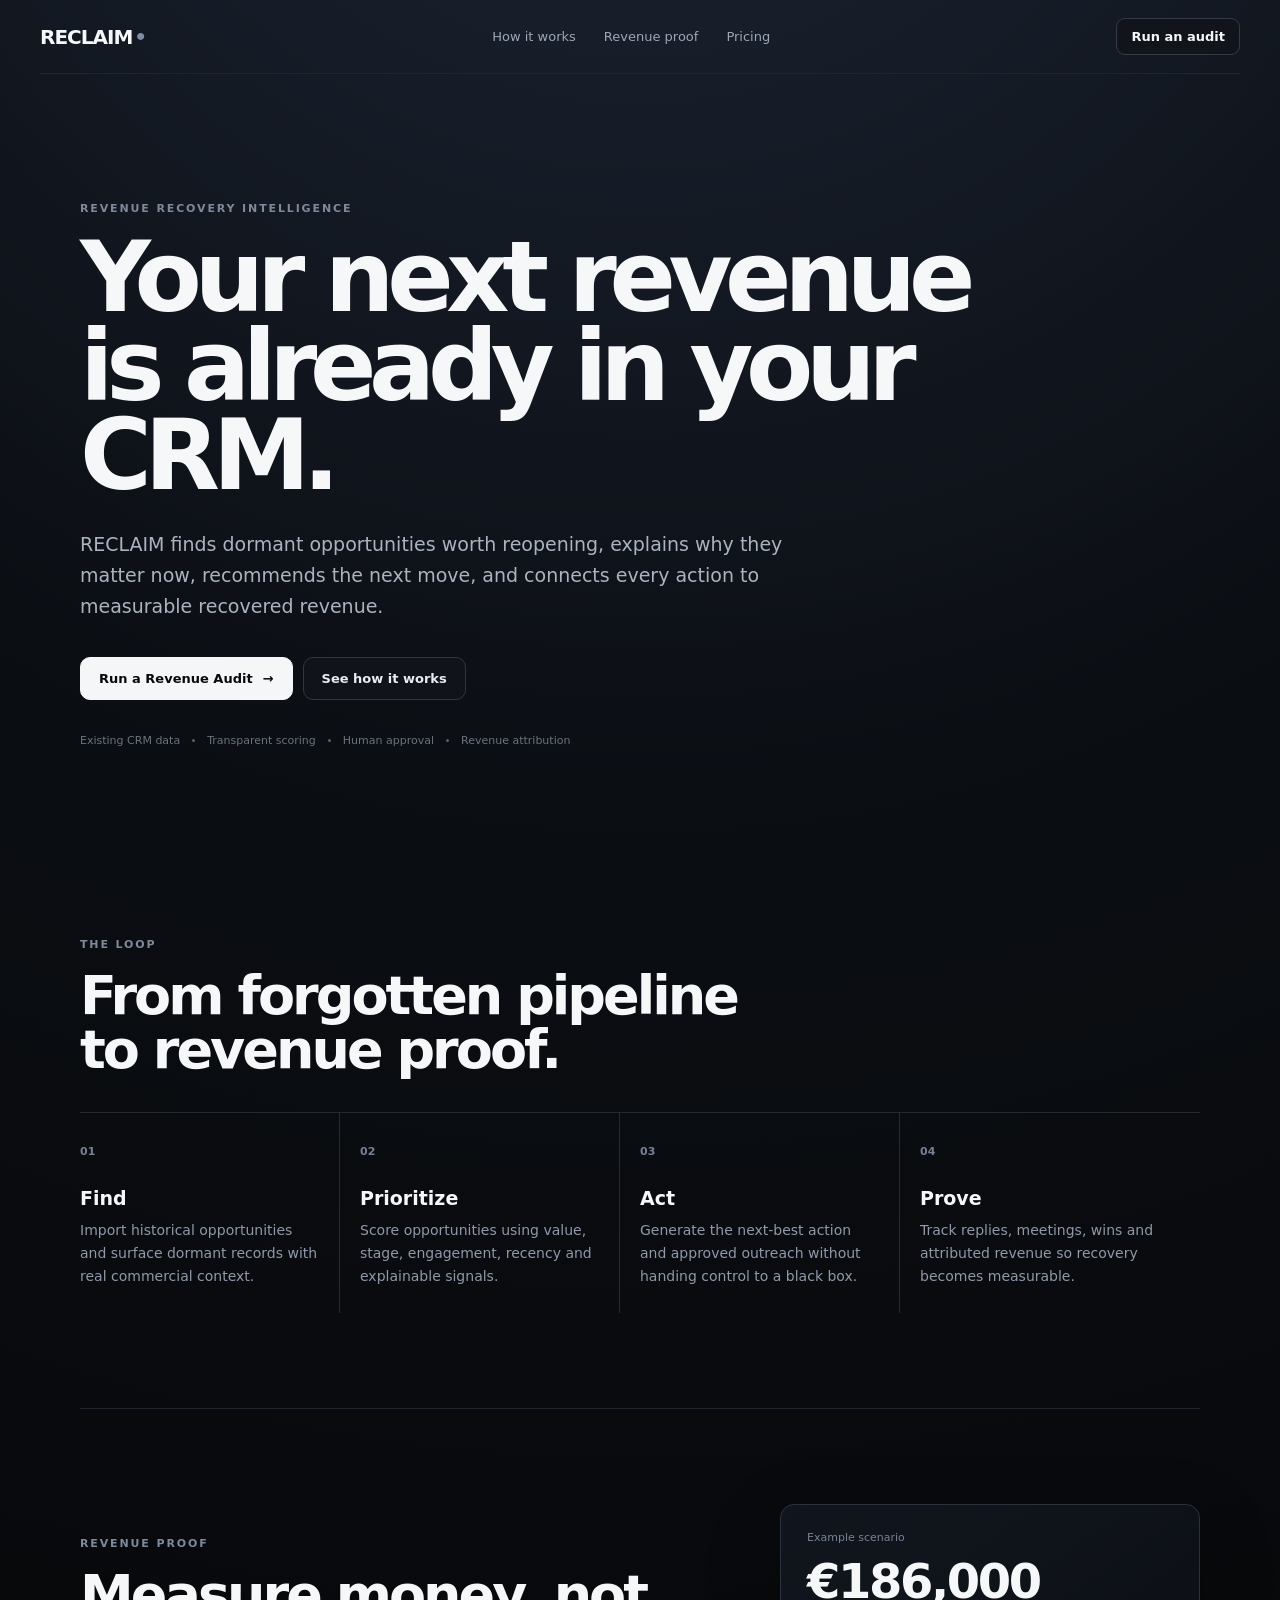
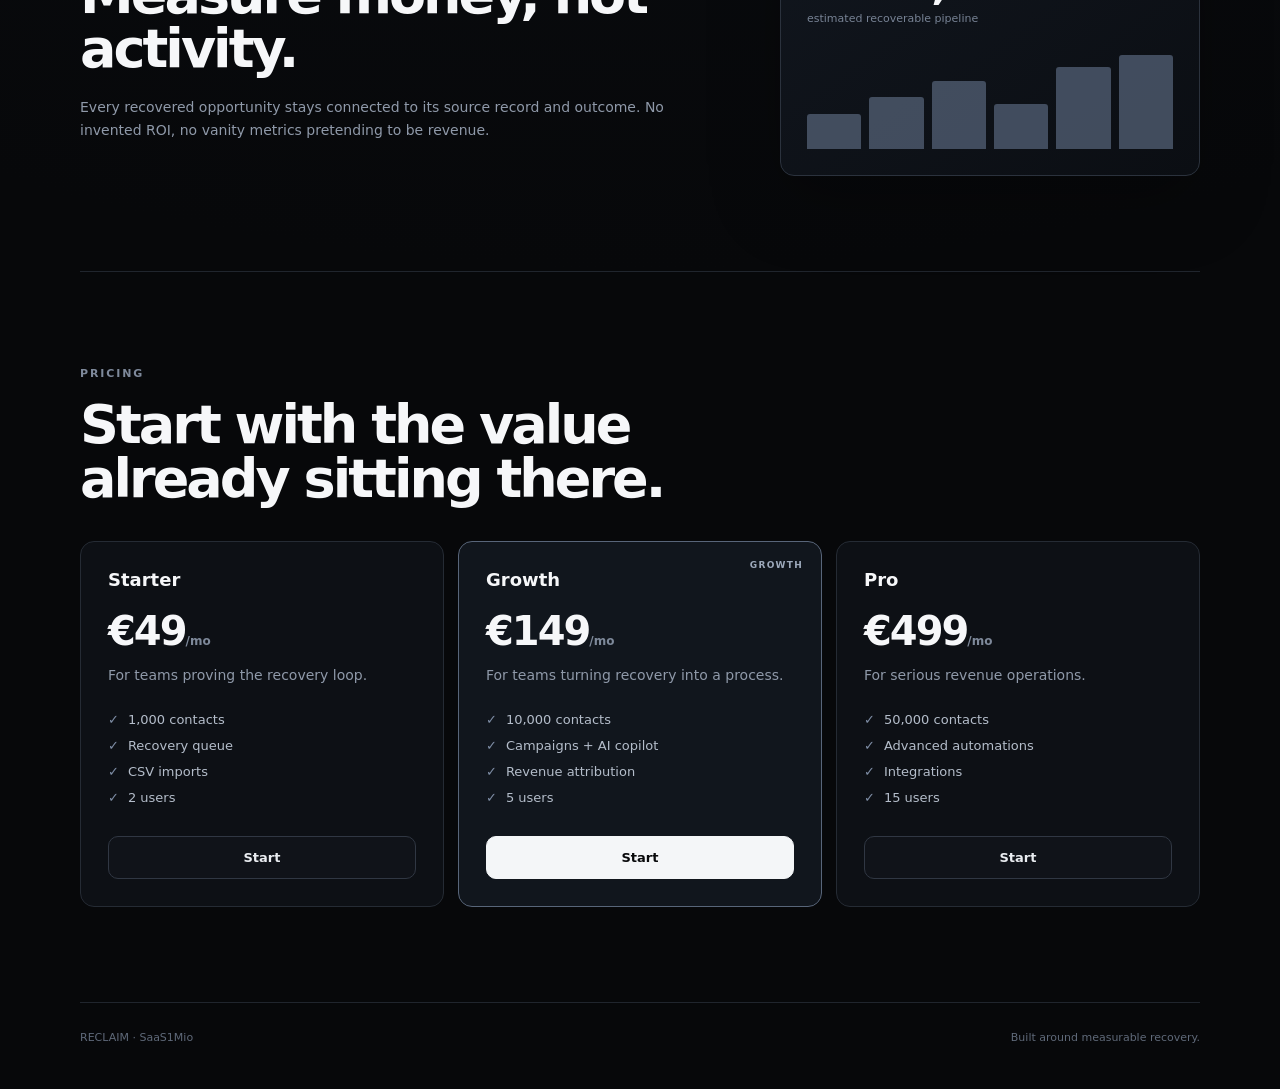
<file: index.html>
<!doctype html>
<html lang="en">
<head>
  <meta charset="UTF-8"><meta name="viewport" content="width=device-width,initial-scale=1"><meta name="description" content="RECLAIM revenue recovery intelligence for existing CRM data"><title>RECLAIM | Revenue Recovery Intelligence</title><link rel="stylesheet" href="./styles.css">
</head>
<body>
<header class="topbar"><a class="brand" href="./">RECLAIM<span>•</span></a><nav><a href="#how">How it works</a><a href="#proof">Revenue proof</a><a href="#pricing">Pricing</a></nav><a class="navcta" href="./app/">Run an audit</a></header>
<main>
<section class="hero wrap"><div class="eyebrow">REVENUE RECOVERY INTELLIGENCE</div><h1>Your next revenue is already in your CRM.</h1><p class="lead">RECLAIM finds dormant opportunities worth reopening, explains why they matter now, recommends the next move, and connects every action to measurable recovered revenue.</p><div class="hero-actions"><a class="button primary" href="./app/">Run a Revenue Audit <span>→</span></a><a class="button ghost" href="#how">See how it works</a></div><div class="trustline"><span>Existing CRM data</span><i></i><span>Transparent scoring</span><i></i><span>Human approval</span><i></i><span>Revenue attribution</span></div></section>
<section id="how" class="wrap section"><div class="section-head"><div class="eyebrow">THE LOOP</div><h2>From forgotten pipeline to revenue proof.</h2></div><div class="steps"><article><b>01</b><h3>Find</h3><p>Import historical opportunities and surface dormant records with real commercial context.</p></article><article><b>02</b><h3>Prioritize</h3><p>Score opportunities using value, stage, engagement, recency and explainable signals.</p></article><article><b>03</b><h3>Act</h3><p>Generate the next-best action and approved outreach without handing control to a black box.</p></article><article><b>04</b><h3>Prove</h3><p>Track replies, meetings, wins and attributed revenue so recovery becomes measurable.</p></article></div></section>
<section id="proof" class="wrap proof section"><div><div class="eyebrow">REVENUE PROOF</div><h2>Measure money, not activity.</h2><p>Every recovered opportunity stays connected to its source record and outcome. No invented ROI, no vanity metrics pretending to be revenue.</p></div><div class="proof-card"><span>Example scenario</span><strong>€186,000</strong><small>estimated recoverable pipeline</small><div class="mini-bars"><i style="height:35%"></i><i style="height:52%"></i><i style="height:68%"></i><i style="height:45%"></i><i style="height:82%"></i><i style="height:94%"></i></div></div></section>
<section id="pricing" class="wrap section"><div class="section-head"><div class="eyebrow">PRICING</div><h2>Start with the value already sitting there.</h2></div><div class="pricing"><article><h3>Starter</h3><strong>€49<span>/mo</span></strong><p>For teams proving the recovery loop.</p><ul><li>1,000 contacts</li><li>Recovery queue</li><li>CSV imports</li><li>2 users</li></ul><a class="button ghost full" href="./app/">Start</a></article><article class="featured"><label>GROWTH</label><h3>Growth</h3><strong>€149<span>/mo</span></strong><p>For teams turning recovery into a process.</p><ul><li>10,000 contacts</li><li>Campaigns + AI copilot</li><li>Revenue attribution</li><li>5 users</li></ul><a class="button primary full" href="./app/">Start</a></article><article><h3>Pro</h3><strong>€499<span>/mo</span></strong><p>For serious revenue operations.</p><ul><li>50,000 contacts</li><li>Advanced automations</li><li>Integrations</li><li>15 users</li></ul><a class="button ghost full" href="./app/">Start</a></article></div></section>
</main><footer class="wrap footer"><span>RECLAIM · SaaS1Mio</span><span>Built around measurable recovery.</span></footer>
</body></html>
</file>
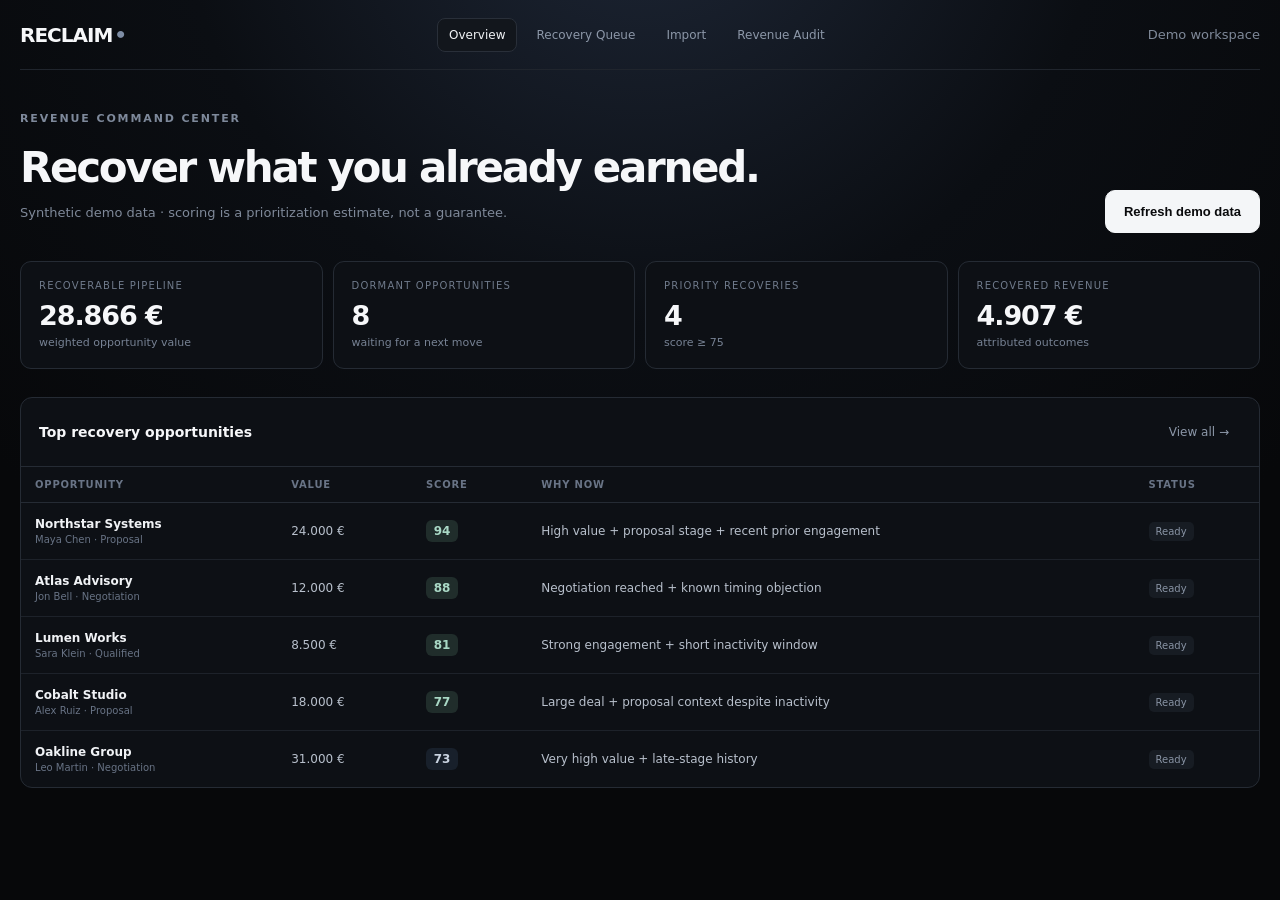
<file: app/index.html>
<!doctype html>
<html lang="en">
<head><meta charset="UTF-8"><meta name="viewport" content="width=device-width,initial-scale=1"><title>RECLAIM · Revenue Recovery</title><link rel="stylesheet" href="../styles.css"><style>
.app{width:min(1240px,calc(100% - 32px));margin:auto}.appbar{height:70px;border-bottom:1px solid #20252d;display:flex;align-items:center;justify-content:space-between}.appnav{display:flex;gap:7px}.tab{border:1px solid transparent;background:transparent;color:#8c97a8;padding:9px 11px;border-radius:8px;cursor:pointer;font:inherit;font-size:12px}.tab.active,.tab:hover{background:#12161c;border-color:#292f39;color:#f0f2f5}.app-main{padding:42px 0 80px}.view{display:none}.view.active{display:block}.title-row{display:flex;justify-content:space-between;gap:20px;align-items:end;margin-bottom:28px}.title-row h1{font-size:42px;letter-spacing:-.055em;margin:0 0 8px}.muted{color:#7f8999;font-size:13px}.cards{display:grid;grid-template-columns:repeat(4,1fr);gap:10px;margin-bottom:28px}.card{border:1px solid #252b34;background:#0d1015;border-radius:11px;padding:18px}.card label{display:block;color:#707b8c;font-size:10px;text-transform:uppercase;letter-spacing:.12em}.card strong{display:block;font-size:27px;letter-spacing:-.04em;margin-top:9px}.card small{color:#778294;font-size:11px}.panel{border:1px solid #252b34;background:#0d1015;border-radius:12px;overflow:hidden}.panel-head{padding:17px 18px;border-bottom:1px solid #252b34;display:flex;justify-content:space-between;align-items:center}.panel-head h2{font-size:14px;margin:0}.toolbar{display:flex;gap:8px;flex-wrap:wrap}.input,.select{background:#0a0d11;border:1px solid #303641;color:#e8ebef;border-radius:8px;padding:9px 10px;font:inherit;font-size:12px;outline:none}.table{width:100%;border-collapse:collapse}.table th{text-align:left;color:#697486;font-size:10px;text-transform:uppercase;letter-spacing:.08em;font-weight:700;padding:12px 14px;border-bottom:1px solid #252b34}.table td{padding:14px;border-bottom:1px solid #1d222a;color:#b8c0cc;font-size:12px}.table tr:last-child td{border-bottom:0}.score{display:inline-flex;min-width:32px;justify-content:center;padding:4px 7px;border-radius:6px;background:#18202b;color:#c9d3e0;font-weight:800}.score.high{background:#202d2b;color:#a9d8c5}.company{color:#f0f2f5;font-weight:700}.sub{display:block;color:#687385;font-size:10px;margin-top:3px}.statuspill{font-size:10px;padding:4px 7px;border-radius:5px;background:#171c23;color:#8994a5}.import{display:grid;grid-template-columns:1.1fr .9fr;gap:12px}.drop{min-height:210px;border:1px dashed #3a424f;border-radius:11px;display:flex;align-items:center;justify-content:center;text-align:center;padding:30px;cursor:pointer;background:#0a0d11}.drop:hover{border-color:#647084}.drop strong{display:block;font-size:15px;margin-bottom:7px}.drop p{color:#747f90;font-size:12px;max-width:360px;line-height:1.5}.audit{max-width:720px}.audit-grid{display:grid;grid-template-columns:1fr 1fr;gap:10px}.audit-result{margin-top:15px;border:1px solid #343c49;border-radius:11px;background:#11161e;padding:22px}.audit-result strong{display:block;font-size:42px;letter-spacing:-.05em;margin:5px 0}.empty{padding:50px;text-align:center;color:#778294}.empty h3{color:#dce1e8;margin-bottom:7px}.toast{position:fixed;right:18px;bottom:18px;background:#eef1f4;color:#090a0c;padding:11px 15px;border-radius:8px;font-size:12px;font-weight:700;display:none}.toast.show{display:block}@media(max-width:850px){.cards{grid-template-columns:1fr 1fr}.import{grid-template-columns:1fr}.appnav{overflow:auto}.title-row{align-items:start;flex-direction:column}}@media(max-width:520px){.cards{grid-template-columns:1fr}.table th:nth-child(n+4),.table td:nth-child(n+4){display:none}}
</style></head>
<body><div class="app"><header class="appbar"><a class="brand" href="../">RECLAIM<span>•</span></a><nav class="appnav"><button class="tab active" data-view="overview">Overview</button><button class="tab" data-view="queue">Recovery Queue</button><button class="tab" data-view="import">Import</button><button class="tab" data-view="audit">Revenue Audit</button></nav><span class="muted">Demo workspace</span></header>
<main class="app-main">
<section id="overview" class="view active"><div class="title-row"><div><div class="eyebrow">REVENUE COMMAND CENTER</div><h1>Recover what you already earned.</h1><p class="muted">Synthetic demo data · scoring is a prioritization estimate, not a guarantee.</p></div><button class="button primary" id="seedBtn">Refresh demo data</button></div><div class="cards"><div class="card"><label>Recoverable pipeline</label><strong id="recoverable">€186k</strong><small>weighted opportunity value</small></div><div class="card"><label>Dormant opportunities</label><strong id="dormant">24</strong><small>waiting for a next move</small></div><div class="card"><label>Priority recoveries</label><strong id="priority">8</strong><small>score ≥ 75</small></div><div class="card"><label>Recovered revenue</label><strong id="recovered">€31.4k</strong><small>attributed outcomes</small></div></div><div class="panel"><div class="panel-head"><h2>Top recovery opportunities</h2><button class="tab" data-view="queue">View all →</button></div><table class="table"><thead><tr><th>Opportunity</th><th>Value</th><th>Score</th><th>Why now</th><th>Status</th></tr></thead><tbody id="topRows"></tbody></table></div></section>
<section id="queue" class="view"><div class="title-row"><div><div class="eyebrow">RECOVERY ENGINE</div><h1>Recovery Queue</h1><p class="muted">Ranked by transparent commercial signals.</p></div></div><div class="panel"><div class="panel-head"><div class="toolbar"><input id="search" class="input" placeholder="Search company or contact"><select id="minScore" class="select"><option value="0">All scores</option><option value="75">75+ priority</option><option value="60">60+ strong</option></select></div><span class="muted" id="queueCount"></span></div><table class="table"><thead><tr><th>Opportunity</th><th>Value</th><th>Dormant</th><th>Score</th><th>Reason</th><th>Action</th></tr></thead><tbody id="queueRows"></tbody></table></div></section>
<section id="import" class="view"><div class="title-row"><div><div class="eyebrow">DATA IN</div><h1>Import your pipeline.</h1><p class="muted">CSV is the first path. Your CRM remains the system of record.</p></div></div><div class="import"><label class="drop" for="csv"><div><strong>Drop a CSV here</strong><p>Expected columns: company, contact, email, deal_value, stage, last_activity_at, objection. Files stay in this browser in demo mode.</p><input id="csv" type="file" accept=".csv,text/csv" hidden></div></label><div class="panel"><div class="panel-head"><h2>Import contract</h2></div><div style="padding:20px"><p class="muted">1. Preview and map fields<br>2. Validate duplicates and values<br>3. Normalize opportunities<br>4. Score recovery potential<br>5. Review before any outreach</p><button class="button ghost" id="downloadSample">Download sample CSV</button></div></div></div><div id="importResult" class="panel" style="margin-top:12px;display:none"><div class="panel-head"><h2>Import result</h2></div><div class="empty" id="importText"></div></div></section>
<section id="audit" class="view"><div class="title-row"><div><div class="eyebrow">REVENUE AUDIT</div><h1>Find the leak before buying more leads.</h1><p class="muted">A conservative scenario calculator for the value of dormant pipeline.</p></div></div><div class="panel audit"><div style="padding:22px"><div class="audit-grid"><label class="muted">Dormant opportunities<input class="input" id="aLeads" type="number" value="500" min="0" style="width:100%;margin-top:7px"></label><label class="muted">Average deal value (€)<input class="input" id="aDeal" type="number" value="3000" min="0" style="width:100%;margin-top:7px"></label><label class="muted">Estimated recovery rate (%)<input class="input" id="aRate" type="number" value="8" min="0" max="100" style="width:100%;margin-top:7px"></label><label class="muted">Close rate on recovered opportunities (%)<input class="input" id="aClose" type="number" value="25" min="0" max="100" style="width:100%;margin-top:7px"></label></div><div class="audit-result"><span class="muted">Illustrative recovered revenue</span><strong id="auditValue">€30,000</strong><span class="muted">Assumptions are user inputs. This is not a prediction or guarantee.</span></div></div></div></section>
</main></div><div id="toast" class="toast"></div><script src="./app.js"></script></body></html>
</file>
<file: styles.css>
*{box-sizing:border-box}html{scroll-behavior:smooth}:root{color-scheme:dark;font-family:Inter,ui-sans-serif,system-ui,-apple-system,BlinkMacSystemFont,"Segoe UI",sans-serif;background:#07080a;color:#f6f7f9}body{margin:0;min-height:100vh;background:radial-gradient(circle at 50% -15%,#1e2737 0,#0b0e13 38%,#07080a 72%)}a{color:inherit;text-decoration:none}.wrap{width:min(1120px,calc(100% - 40px));margin:auto}.topbar{height:74px;width:min(1200px,calc(100% - 40px));margin:auto;display:flex;align-items:center;justify-content:space-between;border-bottom:1px solid #20252d}.brand{font-weight:850;letter-spacing:-.05em;font-size:20px}.brand span{color:#7e8da5;margin-left:2px}.topbar nav{display:flex;gap:28px;color:#9da7b7;font-size:13px}.navcta{border:1px solid #343b46;background:#11151b;border-radius:9px;padding:10px 14px;font-size:13px;font-weight:750}.hero{padding:128px 0 96px}.eyebrow{font-size:11px;letter-spacing:.17em;font-weight:800;color:#7e899b;margin-bottom:18px}.hero h1{font-size:clamp(52px,8vw,98px);line-height:.91;letter-spacing:-.075em;max-width:920px;margin:0 0 28px}.lead{max-width:720px;color:#aab3c0;font-size:19px;line-height:1.65;margin:0}.hero-actions{display:flex;gap:10px;margin-top:34px;flex-wrap:wrap}.button{display:inline-flex;align-items:center;justify-content:center;gap:10px;padding:13px 18px;border-radius:10px;font-size:13px;font-weight:800;border:1px solid #303743}.primary{background:#f4f6f8;color:#090a0c;border-color:#f4f6f8}.ghost{background:#101319;color:#e9ecf0}.trustline{display:flex;gap:12px;align-items:center;flex-wrap:wrap;color:#697383;font-size:11px;margin-top:34px}.trustline i{width:3px;height:3px;border-radius:50%;background:#586272}.section{padding:95px 0}.section-head{max-width:700px;margin-bottom:35px}.section h2{font-size:clamp(32px,5vw,54px);letter-spacing:-.055em;line-height:1;margin:0}.steps{display:grid;grid-template-columns:repeat(4,1fr);border-top:1px solid #252a32}.steps article{padding:27px 20px 25px 0;border-right:1px solid #252a32;margin-right:20px}.steps article:last-child{border-right:0}.steps b{font-size:11px;color:#778194}.steps h3{font-size:19px;margin:28px 0 10px}.steps p,.proof p,.pricing p{font-size:14px;line-height:1.65;color:#8f99a9;margin:0}.proof{display:grid;grid-template-columns:1fr 420px;gap:70px;align-items:center;border-top:1px solid #20252d;border-bottom:1px solid #20252d}.proof h2{margin-bottom:20px}.proof-card{border:1px solid #2b323d;background:linear-gradient(145deg,#11161e,#0b0e13);padding:26px;border-radius:14px;box-shadow:0 25px 70px rgba(0,0,0,.25)}.proof-card span,.proof-card small{display:block;color:#778294;font-size:11px}.proof-card strong{display:block;font-size:48px;letter-spacing:-.05em;margin:9px 0 3px}.mini-bars{height:100px;display:flex;gap:8px;align-items:end;margin-top:24px}.mini-bars i{display:block;flex:1;background:#536176;border-radius:3px 3px 0 0;opacity:.75}.pricing{display:grid;grid-template-columns:repeat(3,1fr);gap:14px}.pricing article{position:relative;border:1px solid #252b34;border-radius:14px;background:#0d1015;padding:27px}.pricing .featured{border-color:#586579;background:#11161d}.pricing label{position:absolute;top:18px;right:18px;font-size:9px;font-weight:900;letter-spacing:.14em;color:#9da9bb}.pricing h3{margin:0 0 18px;font-size:18px}.pricing strong{font-size:40px;letter-spacing:-.05em}.pricing strong span{font-size:12px;color:#7e899a;letter-spacing:0}.pricing p{margin:10px 0 20px}.pricing ul{list-style:none;padding:0;margin:0 0 25px;color:#b4bdca;font-size:13px;line-height:2}.pricing li:before{content:"✓";color:#7e8da5;margin-right:9px}.full{width:100%}.footer{padding:28px 0 45px;display:flex;justify-content:space-between;color:#5f6979;font-size:11px;border-top:1px solid #20252d}@media(max-width:800px){.topbar nav{display:none}.hero{padding-top:90px}.steps,.pricing,.proof{grid-template-columns:1fr}.steps article{border-right:0;border-bottom:1px solid #252a32;margin:0}.proof{gap:35px}.proof-card{max-width:none}.footer{flex-direction:column;gap:8px}}
</file>
